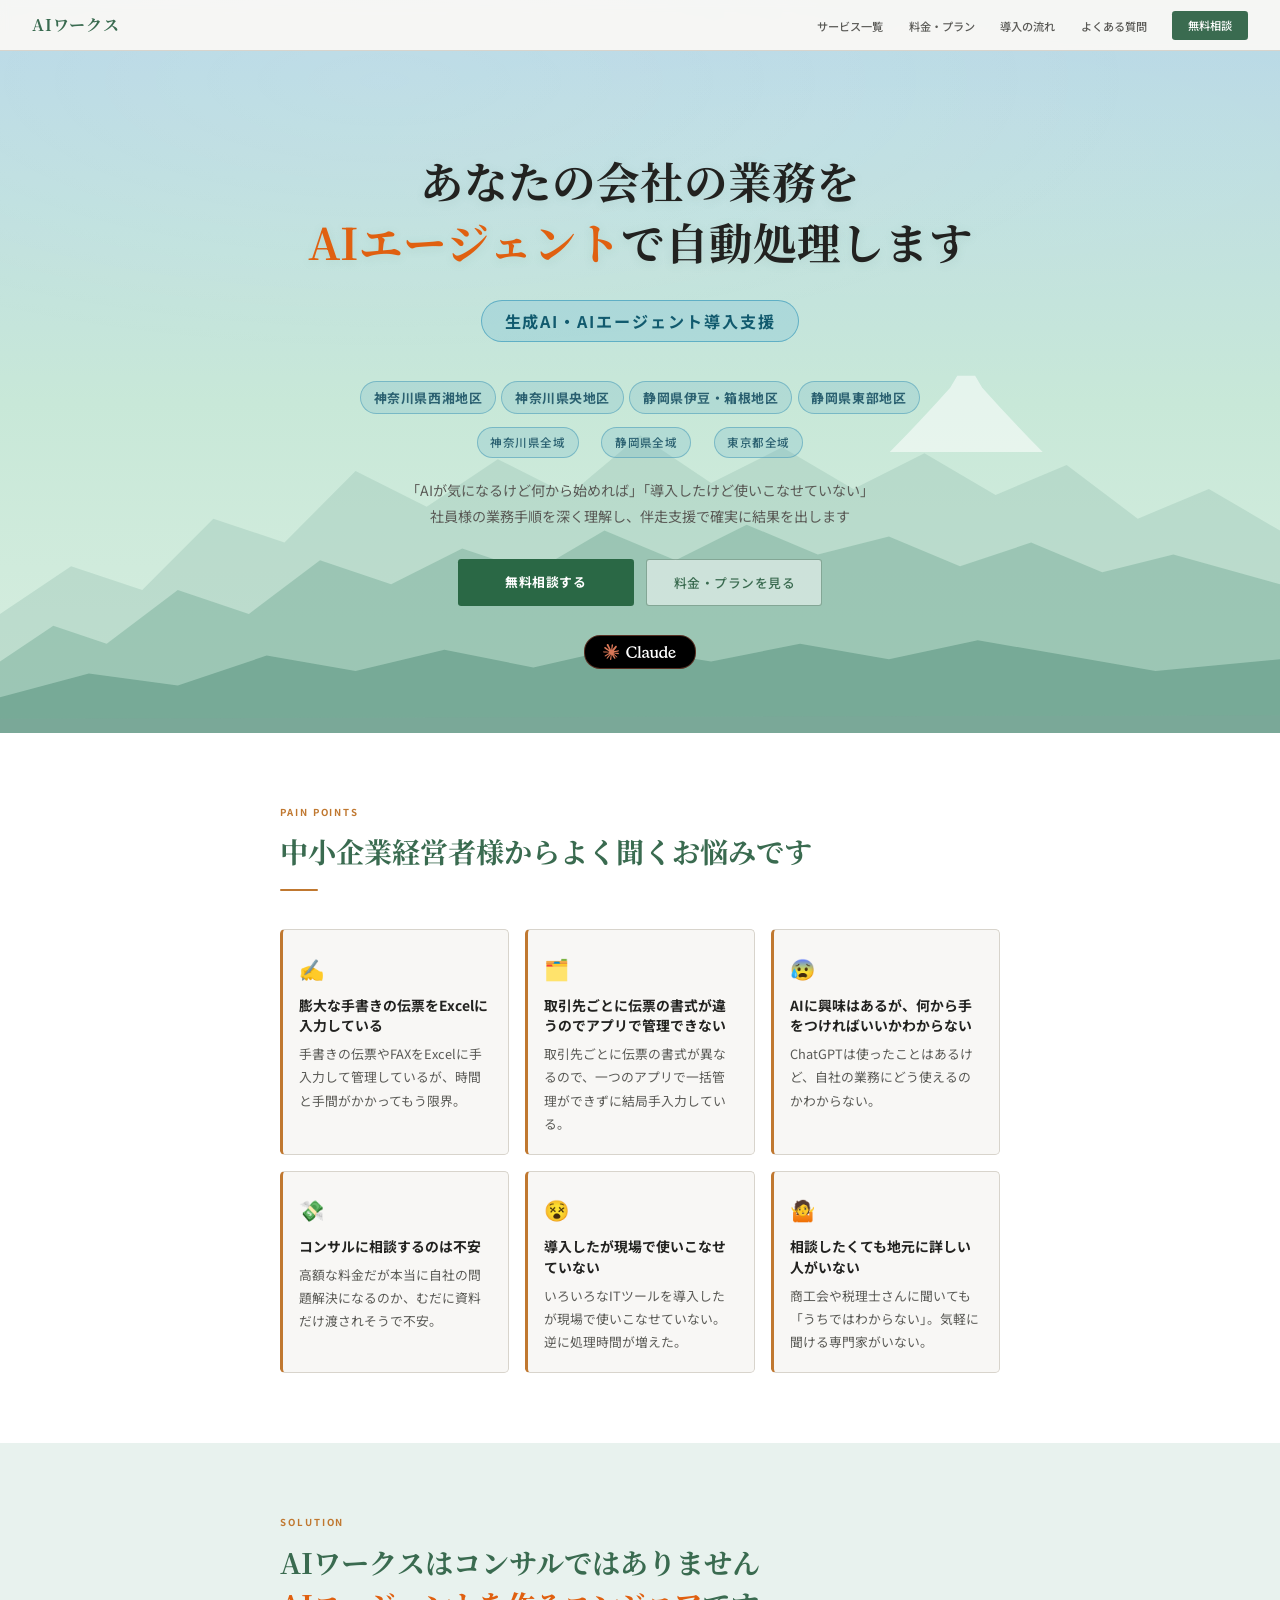
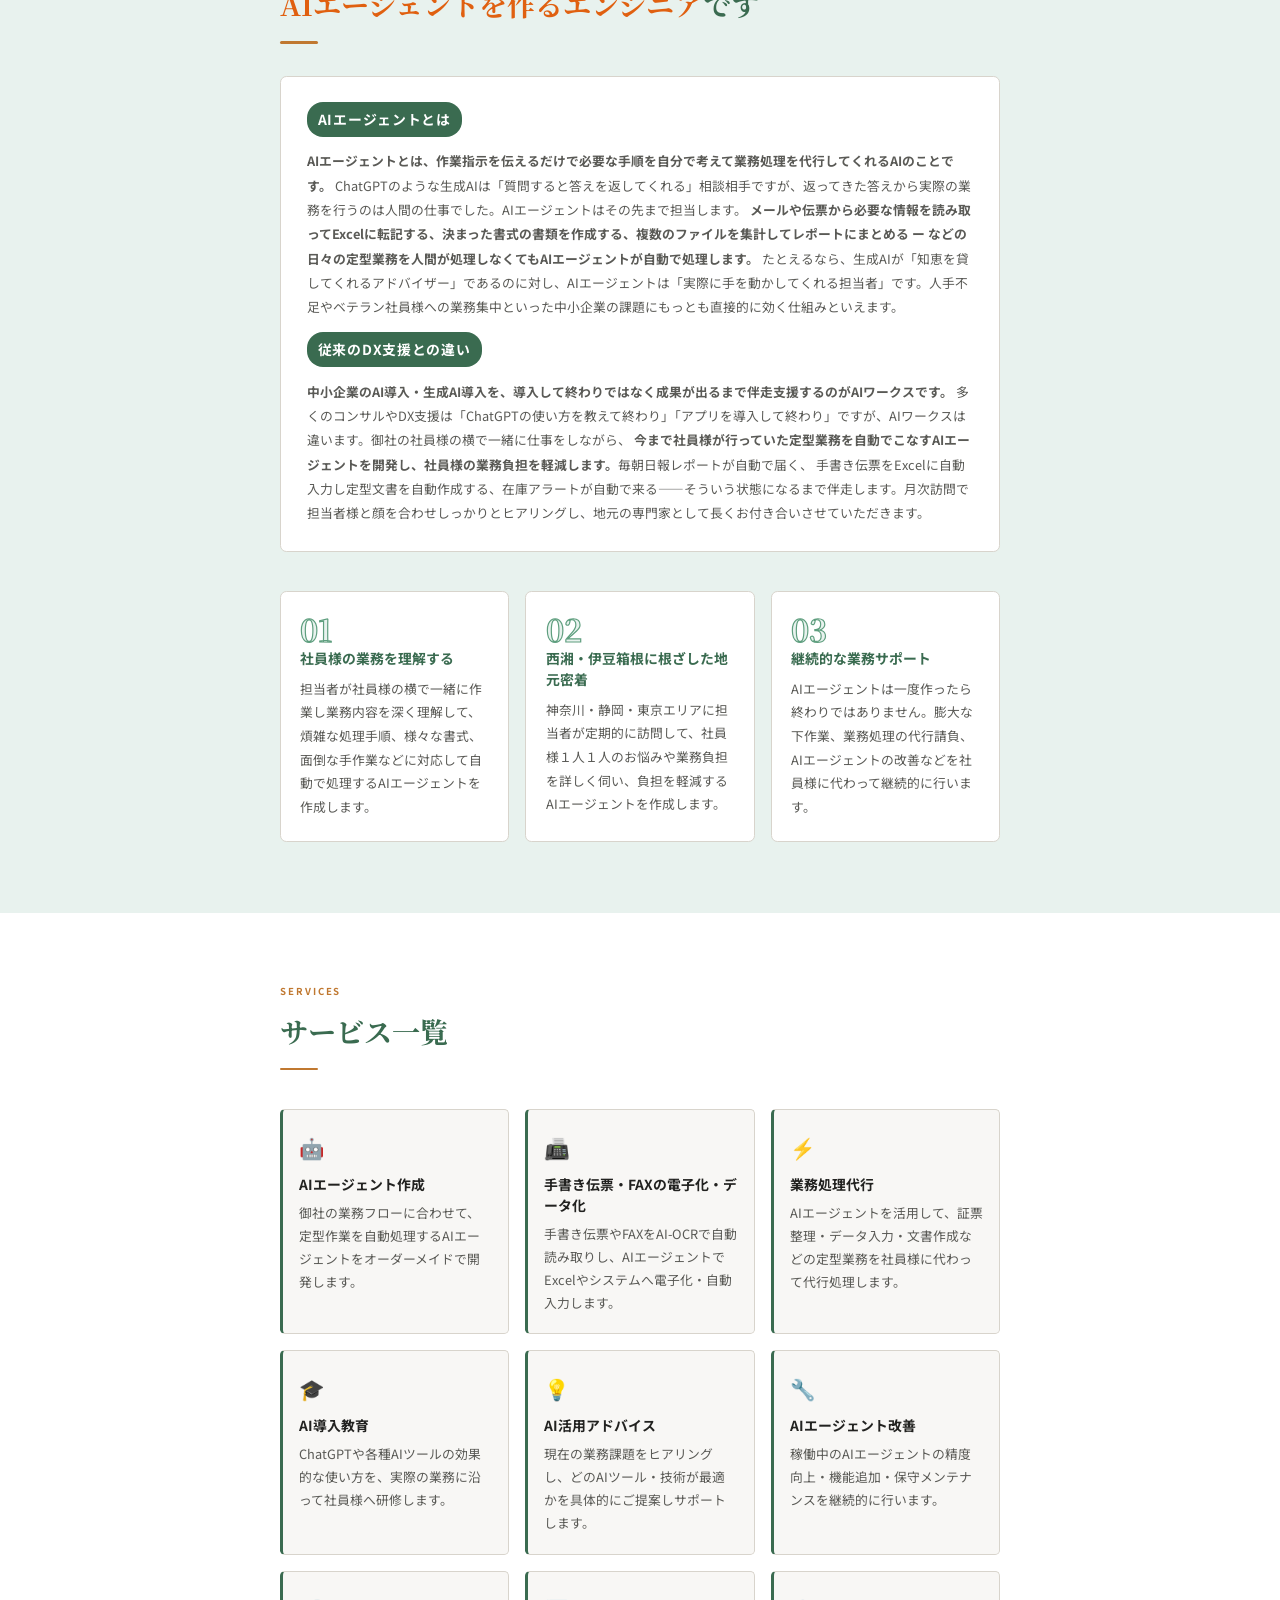
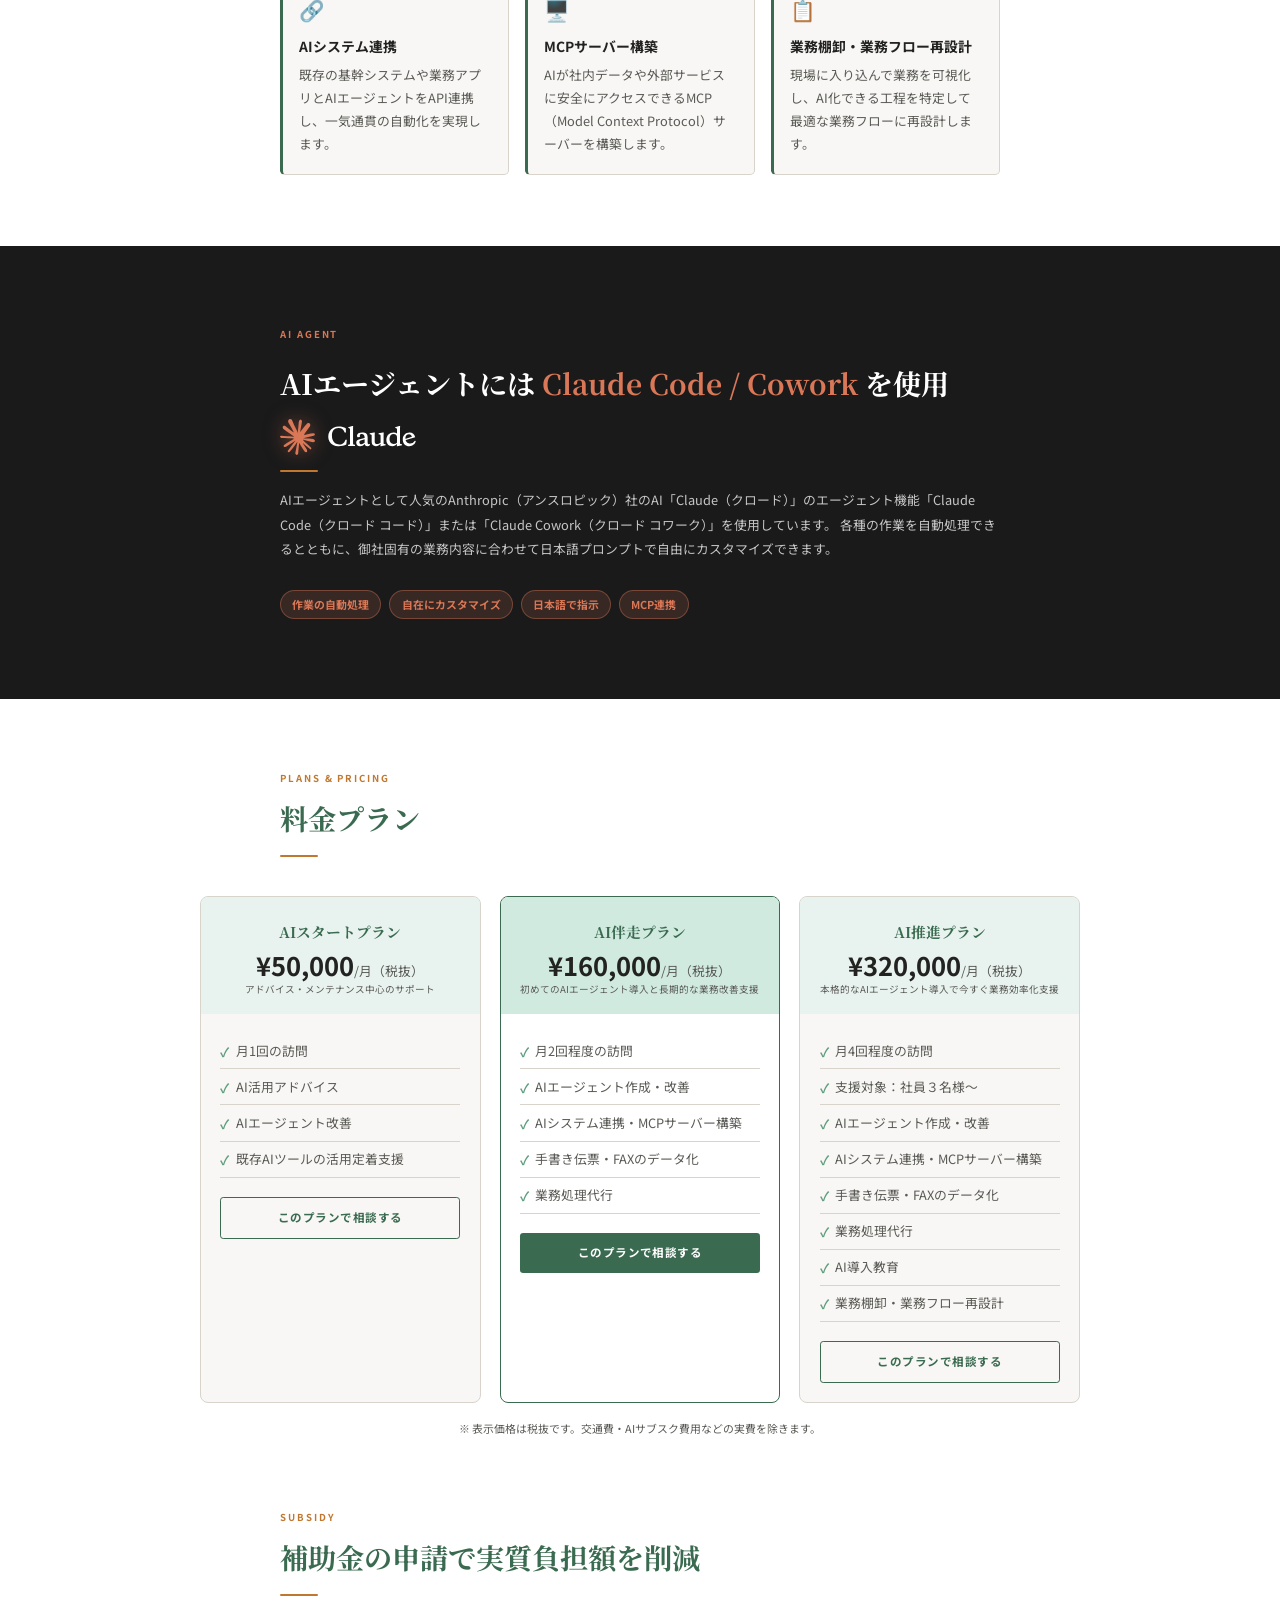
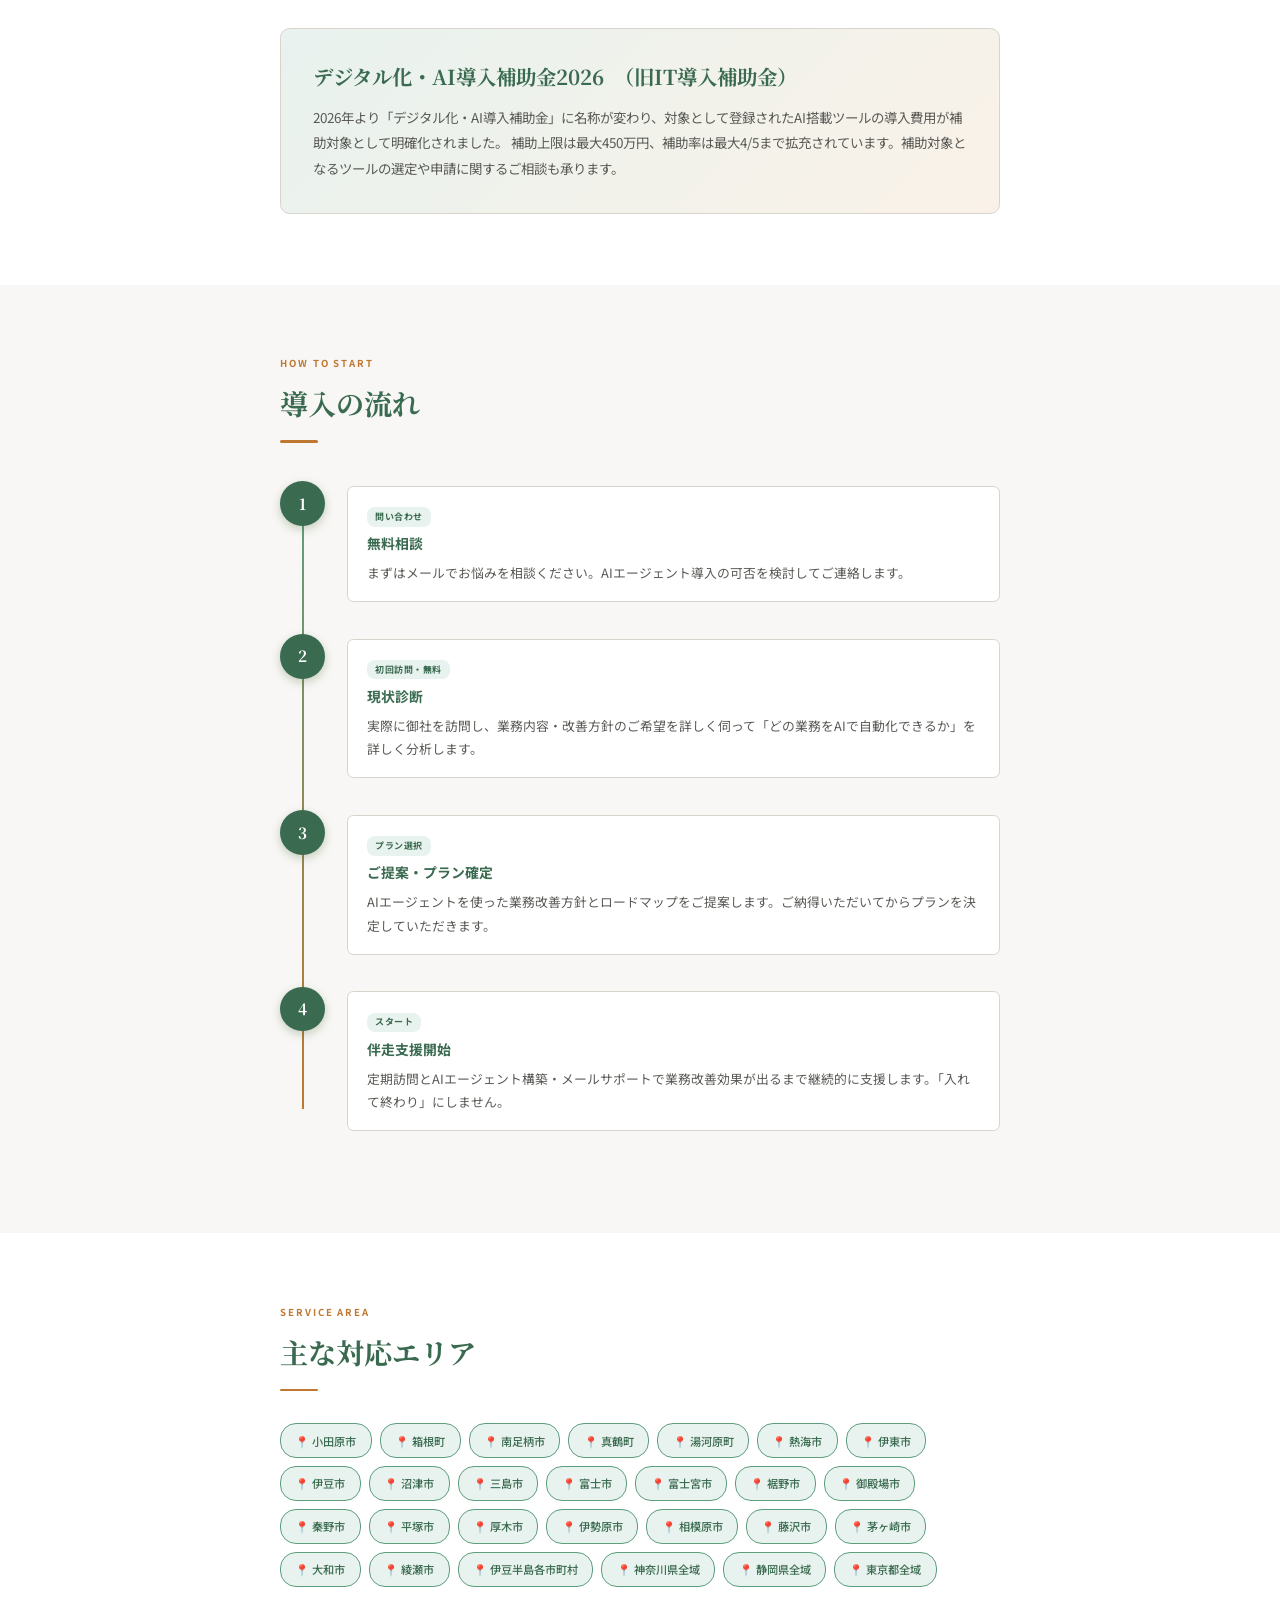
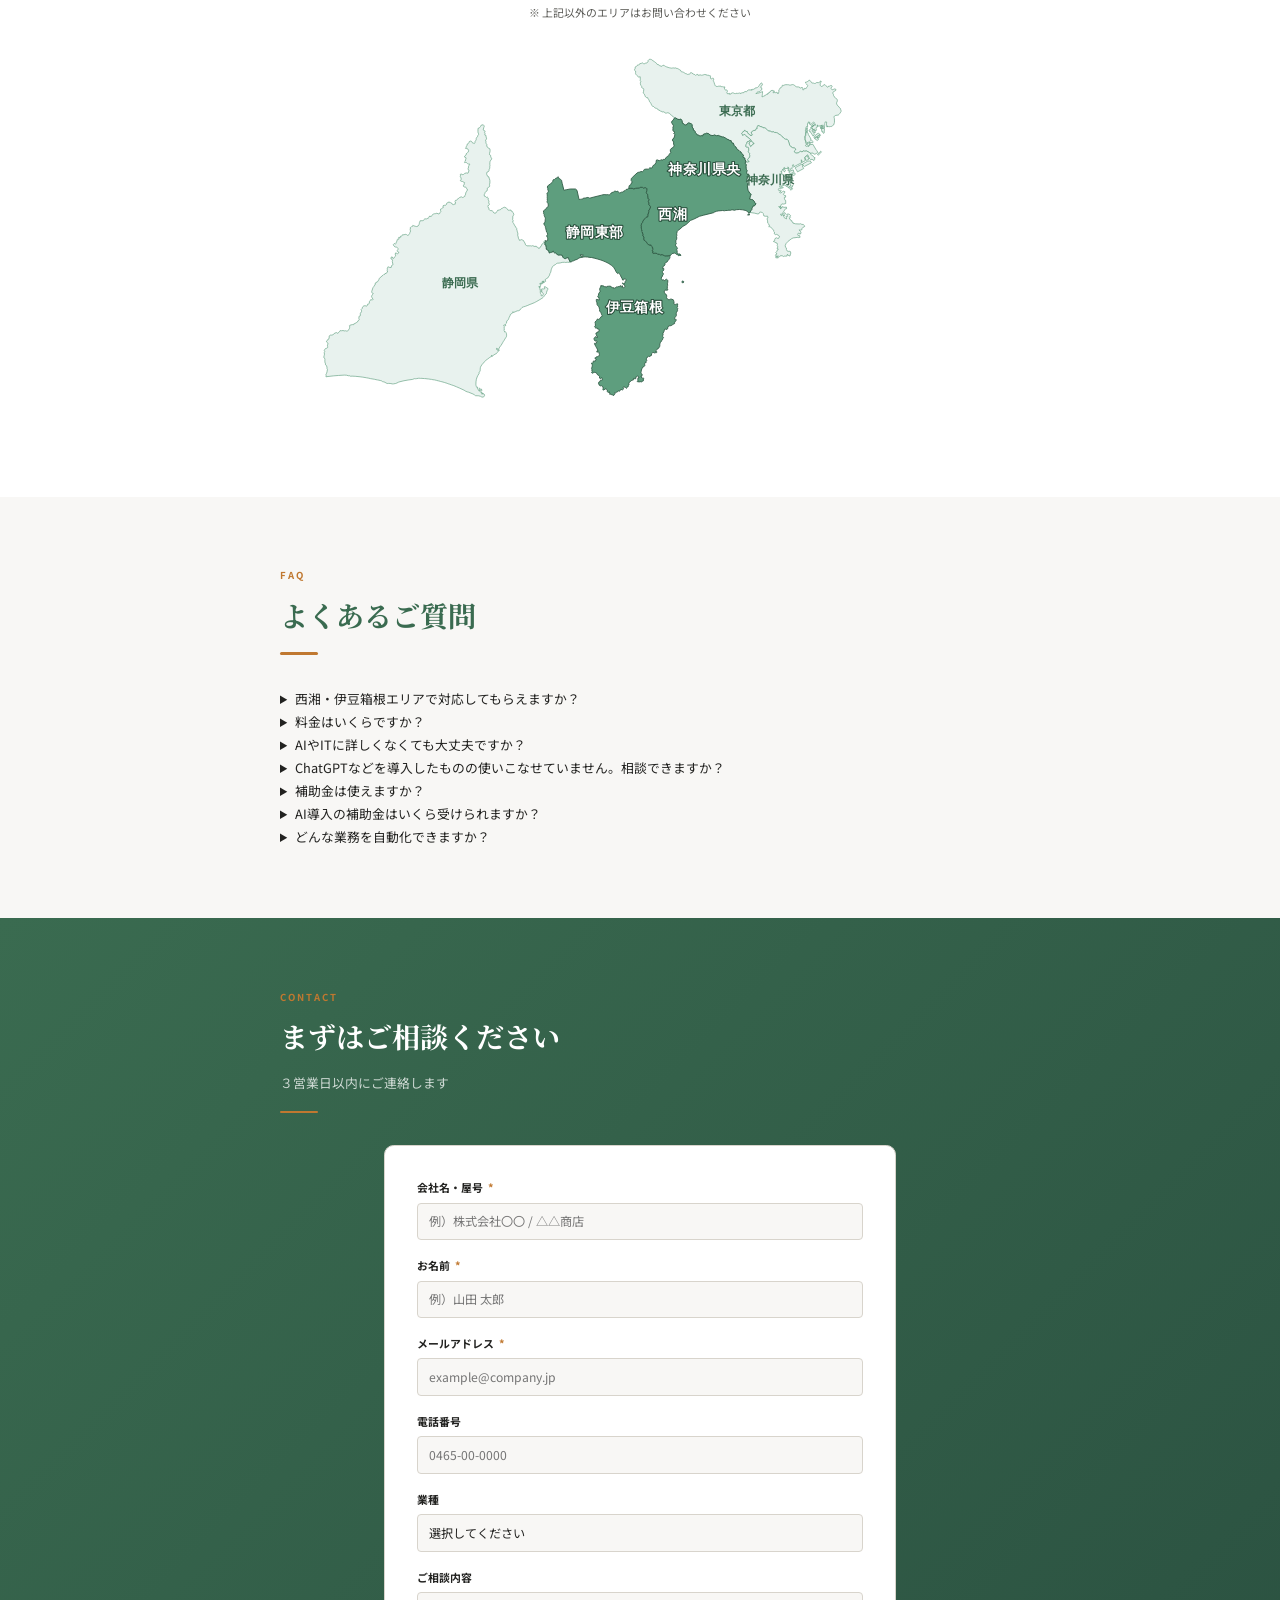
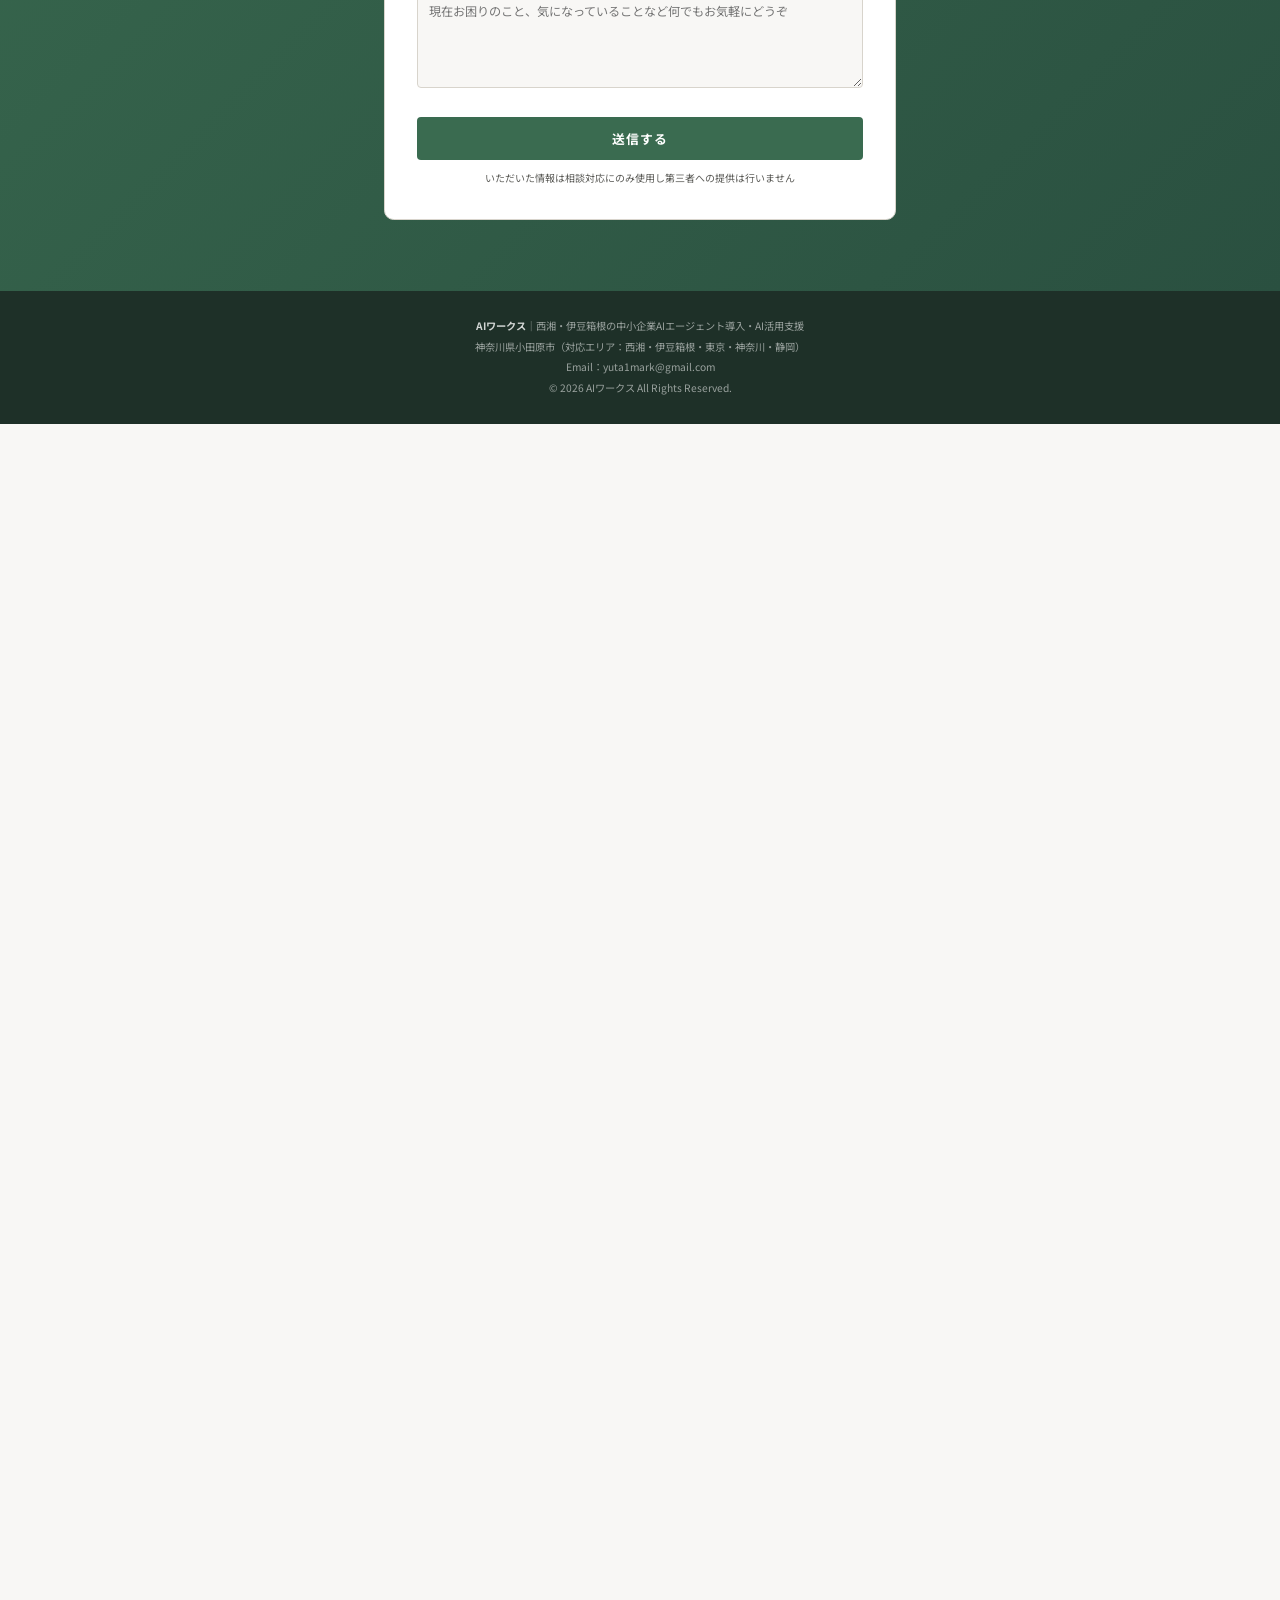
<file: index.html>
<!DOCTYPE html>
<html lang="ja">
<head>
<meta charset="UTF-8">
<meta name="viewport" content="width=device-width, initial-scale=1.0">

<title>生成AI・AIエージェント導入支援｜小田原・神奈川・伊豆箱根の中小企業をサポート｜AIワークス</title>
<meta name="description" content="小田原市から中小企業向けに生成AI・AIエージェントの導入をサポートします。手書き伝票の電子化、業務自動化、AI導入補助金の申請相談も対応。西湘・伊豆箱根・神奈川県央・静岡東部エリア中心。初回相談・訪問診断は無料。">
<meta name="robots" content="index, follow, max-image-preview:large">
<link rel="canonical" href="https://ai-works1.com/">
<meta name="theme-color" content="#3A6B50">
<meta name="format-detection" content="telephone=no">

<!-- Favicon -->
<link rel="icon" href="favicon.ico" sizes="any">
<link rel="icon" type="image/png" sizes="32x32" href="favicon-32x32.png">
<link rel="apple-touch-icon" href="apple-touch-icon.png">

<!-- OGP / SNSシェア -->
<meta property="og:type" content="website">
<meta property="og:site_name" content="AIワークス">
<meta property="og:title" content="生成AI・AIエージェント導入支援｜小田原・神奈川・伊豆箱根の中小企業をサポート｜AIワークス">
<meta property="og:description" content="小田原市から中小企業向けに生成AI・AIエージェントの導入をサポートします。手書き伝票の電子化、業務自動化、AI導入補助金の申請相談も対応。西湘・伊豆箱根・神奈川県央・静岡東部エリア中心。初回相談・訪問診断は無料。">
<meta property="og:url" content="https://ai-works1.com/">
<meta property="og:image" content="https://ai-works1.com/ogp.png">
<meta property="og:locale" content="ja_JP">
<meta name="twitter:card" content="summary_large_image">
<meta name="twitter:title" content="生成AI・AIエージェント導入支援｜小田原・神奈川・伊豆箱根の中小企業をサポート｜AIワークス">
<meta name="twitter:description" content="小田原市から中小企業向けに生成AI・AIエージェントの導入をサポートします。手書き伝票の電子化、業務自動化、AI導入補助金の申請相談も対応。西湘・伊豆箱根・神奈川県央・静岡東部エリア中心。初回相談・訪問診断は無料。">
<meta name="twitter:image" content="https://ai-works1.com/ogp.png">

<script>document.documentElement.classList.add('js');</script>

<!-- 構造化データ） -->
<script type="application/ld+json">
{
  "@context": "https://schema.org",
  "@type": "ProfessionalService",
  "@id": "https://ai-works1.com/#business",
  "name": "AIワークス",
  "description": "小田原・伊豆箱根・神奈川県央・静岡東部エリアの中小企業向けに生成AI・AIエージェントの導入・開発・伴走支援を行うサービス。手書き伝票・FAXの自動データ化、日報レポート自動化、業務処理代行などを地元密着でサポートします。",
  "url": "https://ai-works1.com/",
  "email": "yuta1mark@gmail.com",
  "telephone": "+81-70-8991-7971",
  "priceRange": "¥50,000〜¥320,000",
  "image": "https://ai-works1.com/ogp.png",
  "logo": "https://ai-works1.com/logo.png",
  "address": {
    "@type": "PostalAddress",
    "postalCode": "250-0055",
    "addressRegion": "神奈川県",
    "addressLocality": "小田原市",
    "streetAddress": "久野978-5",
    "addressCountry": "JP"
  },
  "geo": {
    "@type": "GeoCoordinates",
    "latitude": 35.2646,
    "longitude": 139.1522
  },
  "areaServed": [
    { "@type": "City", "name": "小田原市" },
    { "@type": "City", "name": "箱根町" },
    { "@type": "City", "name": "南足柄市" },
    { "@type": "City", "name": "真鶴町" },
    { "@type": "City", "name": "湯河原町" },
    { "@type": "City", "name": "熱海市" },
    { "@type": "City", "name": "伊東市" },
    { "@type": "City", "name": "伊豆市" },
    { "@type": "City", "name": "沼津市" },
    { "@type": "City", "name": "三島市" },
    { "@type": "City", "name": "秦野市" },
    { "@type": "City", "name": "平塚市" },
    { "@type": "City", "name": "厚木市" },
    { "@type": "City", "name": "伊勢原市" },
    { "@type": "City", "name": "相模原市" },
    { "@type": "City", "name": "藤沢市" },
    { "@type": "City", "name": "茅ヶ崎市" },
    { "@type": "City", "name": "大和市" },
    { "@type": "City", "name": "綾瀬市" },
    { "@type": "City", "name": "御殿場市" },
    { "@type": "City", "name": "裾野市" },
    { "@type": "City", "name": "富士市" },
    { "@type": "City", "name": "富士宮市" },
    { "@type": "AdministrativeArea", "name": "神奈川県" },
    { "@type": "AdministrativeArea", "name": "静岡県" },
    { "@type": "AdministrativeArea", "name": "東京都" },
    { "@type": "AdministrativeArea", "name": "伊豆半島各市町村" }

  ],
  "knowsAbout": ["AIエージェント導入", "生成AI導入", "生成AI活用", "AI導入支援", "業務自動処理", "手書き伝票処理", "DX支援", "MCPサーバー構築", "FAX処理", "業務処理代行", "AI導入教育", "業務フロー再設計"],
  "hasOfferCatalog": {
    "@type": "OfferCatalog",
    "name": "料金プラン",
    "itemListElement": [
      {
        "@type": "Offer",
        "name": "AIスタートプラン",
        "priceCurrency": "JPY",
        "price": "50000",
        "description": "月1回の訪問。AI活用アドバイス・AIエージェント改善・既存AIツールの活用定着支援。",
        "priceSpecification": { "@type": "UnitPriceSpecification", "price": "50000", "priceCurrency": "JPY", "unitText": "月額" }
      },
      {
        "@type": "Offer",
        "name": "AI伴走プラン",
        "priceCurrency": "JPY",
        "price": "160000",
        "description": "月2回程度の訪問。AIエージェント作成・改善、システム連携・MCPサーバー構築、手書き伝票・FAXのデータ化、業務処理代行。",
        "priceSpecification": { "@type": "UnitPriceSpecification", "price": "160000", "priceCurrency": "JPY", "unitText": "月額" }
      },
      {
        "@type": "Offer",
        "name": "AI推進プラン",
        "priceCurrency": "JPY",
        "price": "320000",
        "description": "月4回程度の訪問。AIエージェント作成・改善、システム連携・MCPサーバー構築、データ化、業務処理代行、AI導入教育、業務棚卸・業務フロー再設計。",
        "priceSpecification": { "@type": "UnitPriceSpecification", "price": "320000", "priceCurrency": "JPY", "unitText": "月額" }
      }
    ]
  }
}
</script>

<!-- 構造化データ：FAQ -->
<script type="application/ld+json">
{
  "@context": "https://schema.org",
  "@type": "FAQPage",
  "mainEntity": [
    {
      "@type": "Question",
      "name": "西湘・伊豆箱根エリアで対応してもらえますか？",
      "acceptedAnswer": { "@type": "Answer", "text": "はい。小田原市・箱根町・南足柄市・真鶴町・湯河原町・熱海市・伊東市・伊豆市・沼津市・三島市などの西湘〜伊豆箱根地区を中心に、厚木市・伊勢原市・相模原市・藤沢市・茅ヶ崎市・大和市・綾瀬市などの神奈川県央・湘南エリアも含め、神奈川県・静岡県・東京都全域まで訪問で対応しています。" }
    },
    {
      "@type": "Question",
      "name": "料金はいくらですか？",
      "acceptedAnswer": { "@type": "Answer", "text": "月額5万円のAIスタートプラン、月額16万円のAI伴走プラン、月額32万円のAI推進プランの3プランです。初回のメール相談と初回訪問による現状診断は無料です。交通費・AIサブスク費用などの実費は別途となります。" }
    },
    {
      "@type": "Question",
      "name": "AIやITに詳しくなくても大丈夫ですか？",
      "acceptedAnswer": { "@type": "Answer", "text": "問題ありません。担当者が社員様の横で一緒に作業しながら業務を理解し、負担を軽減するAIエージェントを作成します。専門用語ではなく、実際の業務に沿って進めます。" }
    },
    {
      "@type": "Question",
      "name": "ChatGPTなどを導入したものの使いこなせていません。相談できますか？",
      "acceptedAnswer": { "@type": "Answer", "text": "はい。既存のAIツールが定着せず処理時間が増えてしまったケースこそ得意分野です。実際の業務に合わせた使い方の定着支援や、必要に応じた自動化の作り込みを行います。" }
    },
    {
      "@type": "Question",
      "name": "補助金は使えますか？",
      "acceptedAnswer": { "@type": "Answer", "text": "国の「デジタル化・AI導入補助金2026」では、対象として登録されたAI搭載ツールの導入費用が補助対象になります。補助対象となるツールの選定や申請のご相談も承ります。補助対象・補助率は申請枠や導入ツールにより異なります。" }
    },
    {
      "@type": "Question",
      "name": "AI導入の補助金はいくら受けられますか？",
      "acceptedAnswer": { "@type": "Answer", "text": "「デジタル化・AI導入補助金2026」では、補助上限は最大450万円、補助率は最大4/5まで拡充されています。実際に受けられる金額は事業規模・申請枠・導入するツールにより異なるため、御社の状況に合わせた補助対象ツールの選定から申請サポートまで承ります。" }
    },
    {
      "@type": "Question",
      "name": "どんな業務を自動化できますか？",
      "acceptedAnswer": { "@type": "Answer", "text": "手書き伝票やFAXのデータ化、Excelへの自動入力、定型文書の自動作成、毎朝の日報レポート自動配信、在庫アラート、問い合わせ・電話対応の自動化など、定型業務を中心に幅広く対応します。" }
    }
  ]
}
</script>

<link rel="preconnect" href="https://fonts.googleapis.com">
<link rel="preconnect" href="https://fonts.gstatic.com" crossorigin>
<link href="https://fonts.googleapis.com/css2?family=Noto+Sans+JP:wght@400;500;700&family=Noto+Serif+JP:wght@700&display=swap" rel="stylesheet">
<link rel="stylesheet" href="aiworks_lp.css?v=20260725f">
</head>
<body>

<!-- HEADER -->
<header>
  <a href="#" class="logo">AI<span>ワークス</span></a>
  <nav>
    <a href="#services">サービス一覧</a>
    <a href="#plans">料金・プラン</a>
    <a href="#steps">導入の流れ</a>
    <a href="#faq">よくある質問</a>
    <a href="#contact" class="nav-cta">無料相談</a>
  </nav>
</header>

<main>

<!-- HERO -->
<section class="hero">
  <div class="hero-stars"></div>

  <img class="hero-mountain" src="hero-mountain.svg" alt="">

  <div class="hero-content">
    <h1>
      あなたの会社の業務を<br>
      <em>AIエージェント</em>で自動処理します
    </h1>
    <div class="hero-eyebrow">
      <div class="hero-eyebrow-title">生成AI・AIエージェント導入支援</div>
      <div class="hero-eyebrow-areas">
        <div class="hero-eyebrow-areas-row">
          <span class="strong">神奈川県西湘地区</span>
          <span class="strong">神奈川県央地区</span>
          <span class="strong">静岡県伊豆・箱根地区</span>
          <span class="strong">静岡県東部地区</span>
        </div>
        <div class="hero-eyebrow-areas-row hero-eyebrow-areas-row--sub">
          <span>神奈川県全域</span>
          <span>静岡県全域</span>
          <span>東京都全域</span>
        </div>
      </div>
    </div>
    <p class="hero-sub">
      「AIが気になるけど何から始めれば」「導入したけど使いこなせていない」<br>
      社員様の業務手順を深く理解し、伴走支援で確実に結果を出します
    </p>
    <div class="hero-btns">
      <a href="#contact" class="btn-primary">無料相談する</a>
      <a href="#plans" class="btn-ghost">料金・プランを見る</a>
    </div>
    <div class="hero-claude-badge">
      <img class="hero-claude-icon" src="claude-icon.svg" alt="" aria-hidden="true">
      <img class="hero-claude-text" src="claude-text.svg" alt="Claude" aria-hidden="true">
    </div>
  </div>
</section>

<!-- PAIN -->
<section class="pain">
  <div class="container">
    <div class="fade-in">
      <div class="section-label">PAIN POINTS</div>
      <h2 class="section-title">中小企業経営者様からよく聞くお悩みです</h2>
      <div class="divider"></div>
    </div>
    <div class="pain-grid">
      <div class="pain-card fade-in">
        <span class="icon">✍️</span>
        <h3>膨大な手書きの伝票をExcelに入力している</h3>
        <p>手書きの伝票やFAXをExcelに手入力して管理しているが、時間と手間がかかってもう限界。</p>
      </div>
      <div class="pain-card fade-in">
        <span class="icon">🗂️</span>
        <h3>取引先ごとに伝票の書式が違うのでアプリで管理できない</h3>
        <p>取引先ごとに伝票の書式が異なるので、一つのアプリで一括管理ができずに結局手入力している。</p>
      </div>
      <div class="pain-card fade-in">
        <span class="icon">😰</span>
        <h3>AIに興味はあるが、何から手をつければいいかわからない</h3>
        <p>ChatGPTは使ったことはあるけど、自社の業務にどう使えるのかわからない。</p>
      </div>
      <div class="pain-card fade-in">
        <span class="icon">💸</span>
        <h3>コンサルに相談するのは不安</h3>
        <p>高額な料金だが本当に自社の問題解決になるのか、むだに資料だけ渡されそうで不安。</p>
      </div>
      <div class="pain-card fade-in">
        <span class="icon">😵</span>
        <h3>導入したが現場で使いこなせていない</h3>
        <p>いろいろなITツールを導入したが現場で使いこなせていない。逆に処理時間が増えた。</p>
      </div>
      <div class="pain-card fade-in">
        <span class="icon">🤷</span>
        <h3>相談したくても地元に詳しい人がいない</h3>
        <p>商工会や税理士さんに聞いても「うちではわからない」。気軽に聞ける専門家がいない。</p>
      </div>
    </div>
  </div>
</section>

<!-- SOLUTION -->
<section class="solution">
  <div class="container">
    <div class="fade-in">
      <div class="section-label">SOLUTION</div>
      <h2 class="section-title">AIワークスはコンサルではありません<br><em>AIエージェントを作るエンジニア</em>です</h2>
      <div class="divider"></div>
    </div>
    <div class="solution-intro fade-in">
      <div class="badge"> AIエージェントとは </div>
      <p>
        <strong>AIエージェントとは、作業指示を伝えるだけで必要な手順を自分で考えて業務処理を代行してくれるAIのことです。</strong>
        ChatGPTのような生成AIは「質問すると答えを返してくれる」相談相手ですが、返ってきた答えから実際の業務を行うのは人間の仕事でした。AIエージェントはその先まで担当します。
        <strong>メールや伝票から必要な情報を読み取ってExcelに転記する、決まった書式の書類を作成する、複数のファイルを集計してレポートにまとめる ー などの日々の定型業務を人間が処理しなくてもAIエージェントが自動で処理します。</strong>
        たとえるなら、生成AIが「知恵を貸してくれるアドバイザー」であるのに対し、AIエージェントは「実際に手を動かしてくれる担当者」です。人手不足やベテラン社員様への業務集中といった中小企業の課題にもっとも直接的に効く仕組みといえます。
      </p>
      <div class="badge"> 従来のDX支援との違い </div>
      <p>
        <strong>中小企業のAI導入・生成AI導入を、導入して終わりではなく成果が出るまで伴走支援するのがAIワークスです。</strong>
        多くのコンサルやDX支援は「ChatGPTの使い方を教えて終わり」「アプリを導入して終わり」ですが、AIワークスは違います。御社の社員様の横で一緒に仕事をしながら、
        <strong>今まで社員様が行っていた定型業務を自動でこなすAIエージェントを開発し、社員様の業務負担を軽減します。</strong>毎朝日報レポートが自動で届く、
        手書き伝票をExcelに自動入力し定型文書を自動作成する、在庫アラートが自動で来る——そういう状態になるまで伴走します。月次訪問で担当者様と顔を合わせしっかりとヒアリングし、地元の専門家として長くお付き合いさせていただきます。
      </p>
    </div>

    <div class="why-grid" id="why">
      <div class="why-card fade-in">
        <div class="why-num">01</div>
        <h3>社員様の業務を理解する</h3>
        <p>担当者が社員様の横で一緒に作業し業務内容を深く理解して、煩雑な処理手順、様々な書式、面倒な手作業などに対応して自動で処理するAIエージェントを作成します。</p>
      </div>
      <div class="why-card fade-in">
        <div class="why-num">02</div>
        <h3>西湘・伊豆箱根に根ざした地元密着</h3>
        <p>神奈川・静岡・東京エリアに担当者が定期的に訪問して、社員様１人１人のお悩みや業務負担を詳しく伺い、負担を軽減するAIエージェントを作成します。</p>
      </div>
      <div class="why-card fade-in">
        <div class="why-num">03</div>
        <h3>継続的な業務サポート</h3>
        <p>AIエージェントは一度作ったら終わりではありません。膨大な下作業、業務処理の代行請負、AIエージェントの改善などを社員様に代わって継続的に行います。</p>
      </div>
    </div>
  </div>
</section>

<!-- SERVICES -->
<section class="services" id="services">
  <div class="container">
    <div class="fade-in">
      <div class="section-label">SERVICES</div>
      <h2 class="section-title">サービス一覧</h2>
      <div class="divider"></div>
    </div>
    <div class="services-grid">
      <div class="service-card fade-in">
        <span class="service-icon">🤖</span>
        <h3>AIエージェント作成</h3>
        <p>御社の業務フローに合わせて、定型作業を自動処理するAIエージェントをオーダーメイドで開発します。</p>
      </div>
      <div class="service-card fade-in">
        <span class="service-icon">📠</span>
        <h3>手書き伝票・FAXの電子化・データ化</h3>
        <p>手書き伝票やFAXをAI-OCRで自動読み取りし、AIエージェントでExcelやシステムへ電子化・自動入力します。</p>
      </div>
      <div class="service-card fade-in">
        <span class="service-icon">⚡</span>
        <h3>業務処理代行</h3>
        <p>AIエージェントを活用して、証票整理・データ入力・文書作成などの定型業務を社員様に代わって代行処理します。</p>
      </div>
      <div class="service-card fade-in">
        <span class="service-icon">🎓</span>
        <h3>AI導入教育</h3>
        <p>ChatGPTや各種AIツールの効果的な使い方を、実際の業務に沿って社員様へ研修します。</p>
      </div>
      <div class="service-card fade-in">
        <span class="service-icon">💡</span>
        <h3>AI活用アドバイス</h3>
        <p>現在の業務課題をヒアリングし、どのAIツール・技術が最適かを具体的にご提案しサポートします。</p>
      </div>
      <div class="service-card fade-in">
        <span class="service-icon">🔧</span>
        <h3>AIエージェント改善</h3>
        <p>稼働中のAIエージェントの精度向上・機能追加・保守メンテナンスを継続的に行います。</p>
      </div>
      <div class="service-card fade-in">
        <span class="service-icon">🔗</span>
        <h3>AIシステム連携</h3>
        <p>既存の基幹システムや業務アプリとAIエージェントをAPI連携し、一気通貫の自動化を実現します。</p>
      </div>
      <div class="service-card fade-in">
        <span class="service-icon">🖥️</span>
        <h3>MCPサーバー構築</h3>
        <p>AIが社内データや外部サービスに安全にアクセスできるMCP（Model Context Protocol）サーバーを構築します。</p>
      </div>
      <div class="service-card fade-in">
        <span class="service-icon">📋</span>
        <h3>業務棚卸・業務フロー再設計</h3>
        <p>現場に入り込んで業務を可視化し、AI化できる工程を特定して最適な業務フローに再設計します。</p>
      </div>

    </div>
  </div>
</section>

<!-- CLAUDE -->
<section class="claude-section">
  <div class="container">
    <div class="claude-inner fade-in">
      <div class="section-label">AI Agent</div>
      <div class="claude-logo-col">
        <h2 class="section-title">AIエージェントには<em> Claude Code / Cowork</em> を使用</h2>
        <div class="claude-combine">
          <img class="claude-icon-svg" src="claude-icon.svg" alt="Claude">
          <img class="claude-text-svg" src="claude-text.svg" alt="Claude Code" aria-hidden="true">
        </div>
      </div>
      <div class="divider"></div>
      <p class="claude-desc">AIエージェントとして人気のAnthropic（アンスロピック）社のAI「Claude（クロード）」のエージェント機能「Claude Code（クロード コード）」または「Claude Cowork（クロード コワーク）」を使用しています。
        各種の作業を自動処理できるとともに、御社固有の業務内容に合わせて日本語プロンプトで自由にカスタマイズできます。</p>
      <div class="claude-badges">
        <span class="claude-badge">作業の自動処理</span>
        <span class="claude-badge">自在にカスタマイズ</span>
        <span class="claude-badge">日本語で指示</span>
        <span class="claude-badge">MCP連携</span>
      </div>
    </div>
  </div>
</section>

<!-- PLANS -->
<section class="plans" id="plans">
  <div class="container-wide">
    <div class="fade-in" style="max-width:900px;margin:0 auto 0;">
      <div class="section-label">PLANS &amp; PRICING</div>
      <h2 class="section-title">料金プラン</h2>
      <div class="divider"></div>
    </div>

    <div class="plans-grid">
      <!-- スタートプラン -->
      <div class="plan-card fade-in">
        <div class="plan-header">
          <div class="plan-name">AIスタートプラン</div>
          <div class="plan-price">¥50,000<span>/月（税抜）</span></div>
          <div class="plan-note">アドバイス・メンテナンス中心のサポート</div>
        </div>
        <div class="plan-body">
          <ul>
            <li>月1回の訪問</li>
            <li>AI活用アドバイス</li>
            <li>AIエージェント改善</li>
            <li>既存AIツールの活用定着支援</li>
          </ul>
          <a href="#contact" class="btn-plan btn-plan-ghost">このプランで相談する</a>
        </div>
      </div>

      <!-- 伴走プラン（主力・featured） -->
      <div class="plan-card featured fade-in">
        <div class="plan-header">
          <div class="plan-name">AI伴走プラン</div>
          <div class="plan-price">¥160,000<span>/月（税抜）</span></div>
          <div class="plan-note">初めてのAIエージェント導入と長期的な業務改善支援</div>
        </div>
        <div class="plan-body">
          <ul>
            <li>月2回程度の訪問</li>
            <li>AIエージェント作成・改善</li>
            <li>AIシステム連携・MCPサーバー構築</li>
            <li>手書き伝票・FAXのデータ化</li>
            <li>業務処理代行</li>
          </ul>
          <a href="#contact" class="btn-plan btn-plan-solid">このプランで相談する</a>
        </div>
      </div>

      <!-- 推進プラン -->
      <div class="plan-card fade-in">
        <div class="plan-header">
          <div class="plan-name">AI推進プラン</div>
          <div class="plan-price">¥320,000<span>/月（税抜）</span></div>
          <div class="plan-note">本格的なAIエージェント導入で今すぐ業務効率化支援</div>
        </div>
        <div class="plan-body">
          <ul>
            <li>月4回程度の訪問</li>
            <li>支援対象：社員３名様～</li>
            <li>AIエージェント作成・改善</li>
            <li>AIシステム連携・MCPサーバー構築</li>
            <li>手書き伝票・FAXのデータ化</li>
            <li>業務処理代行</li>
            <li>AI導入教育</li>
            <li>業務棚卸・業務フロー再設計</li>
          </ul>
          <a href="#contact" class="btn-plan btn-plan-ghost">このプランで相談する</a>
        </div>
      </div>

    </div>

    <p class="area-note fade-in">
      ※ 表示価格は税抜です。交通費・AIサブスク費用などの実費を除きます。
    </p>

  </div>
</section>

<!-- SUBSIDY -->
<section class="subsidy">
  <div class="container">
    <div class="fade-in">
      <div class="section-label">SUBSIDY</div>
      <h2 class="section-title">補助金の申請で実質負担額を削減</h2>
      <div class="divider"></div>
    </div>
    <div class="subsidy-box fade-in">
      <div>
        <h3>デジタル化・AI導入補助金2026　（旧IT導入補助金）</h3>
        <p>
          2026年より「デジタル化・AI導入補助金」に名称が変わり、対象として登録されたAI搭載ツールの導入費用が補助対象として明確化されました。
          補助上限は最大450万円、補助率は最大4/5まで拡充されています。補助対象となるツールの選定や申請に関するご相談も承ります。
        </p>
      </div>
    </div>
  </div>
</section>

<!-- STEPS -->
<section class="steps" id="steps">
  <div class="container">
    <div class="fade-in">
      <div class="section-label">HOW TO START</div>
      <h2 class="section-title">導入の流れ</h2>
      <div class="divider"></div>
    </div>
    <div class="steps-list">
      <div class="step-item fade-in">
        <div class="step-circle">1</div>
        <div class="step-body">
          <div class="step-tag">問い合わせ</div>
          <h3>無料相談</h3>
          <p>まずはメールでお悩みを相談ください。AIエージェント導入の可否を検討してご連絡します。</p>
        </div>
      </div>
      <div class="step-item fade-in">
        <div class="step-circle">2</div>
        <div class="step-body">
          <div class="step-tag">初回訪問・無料</div>
          <h3>現状診断</h3>
          <p>実際に御社を訪問し、業務内容・改善方針のご希望を詳しく伺って「どの業務をAIで自動化できるか」を詳しく分析します。</p>
        </div>
      </div>
      <div class="step-item fade-in">
        <div class="step-circle">3</div>
        <div class="step-body">
          <div class="step-tag">プラン選択</div>
          <h3>ご提案・プラン確定</h3>
          <p>AIエージェントを使った業務改善方針とロードマップをご提案します。ご納得いただいてからプランを決定していただきます。</p>
        </div>
      </div>
      <div class="step-item fade-in">
        <div class="step-circle">4</div>
        <div class="step-body">
          <div class="step-tag">スタート</div>
          <h3>伴走支援開始</h3>
          <p>定期訪問とAIエージェント構築・メールサポートで業務改善効果が出るまで継続的に支援します。「入れて終わり」にしません。</p>
        </div>
      </div>
    </div>
  </div>
</section>

<!-- AREA -->
<section class="area" id="areas">
  <div class="container">
    <div class="fade-in">
      <div class="section-label">SERVICE AREA</div>
      <h2 class="section-title">主な対応エリア</h2>
      <div class="divider"></div>
    </div>
    <div class="area-tags fade-in">
      <span class="area-tag">📍 小田原市</span>
      <span class="area-tag">📍 箱根町</span>
      <span class="area-tag">📍 南足柄市</span>
      <span class="area-tag">📍 真鶴町</span>
      <span class="area-tag">📍 湯河原町</span>
      <span class="area-tag">📍 熱海市</span>
      <span class="area-tag">📍 伊東市</span>
      <span class="area-tag">📍 伊豆市</span>
      <span class="area-tag">📍 沼津市</span>
      <span class="area-tag">📍 三島市</span>
      <span class="area-tag">📍 富士市</span>
      <span class="area-tag">📍 富士宮市</span>
      <span class="area-tag">📍 裾野市</span>
      <span class="area-tag">📍 御殿場市</span>
      <span class="area-tag">📍 秦野市</span>
      <span class="area-tag">📍 平塚市</span>
      <span class="area-tag">📍 厚木市</span>
      <span class="area-tag">📍 伊勢原市</span>
      <span class="area-tag">📍 相模原市</span>
      <span class="area-tag">📍 藤沢市</span>
      <span class="area-tag">📍 茅ヶ崎市</span>
      <span class="area-tag">📍 大和市</span>
      <span class="area-tag">📍 綾瀬市</span>
      <span class="area-tag">📍 伊豆半島各市町村</span>
      <span class="area-tag">📍 神奈川県全域</span>
      <span class="area-tag">📍 静岡県全域</span>
      <span class="area-tag">📍 東京都全域</span>
    </div>
    <p class="area-note fade-in">
      ※ 上記以外のエリアはお問い合わせください
    </p>
    <figure class="area-map fade-in">
      <img src="map.svg?v=20260725d" width="1180" height="811" loading="lazy" decoding="async"
           alt="対応エリアマップ：伊豆箱根・静岡東部・西湘・神奈川県央を中心に、静岡県・神奈川県・東京都全域に対応">
    </figure>
  </div>
</section>

<!-- FAQ -->
<section class="faq" id="faq">
  <div class="container">
    <div class="fade-in">
      <div class="section-label">FAQ</div>
      <h2 class="section-title">よくあるご質問</h2>
      <div class="divider"></div>
    </div>
    <div class="faq-list fade-in">
      <details class="faq-item">
        <summary>西湘・伊豆箱根エリアで対応してもらえますか？</summary>
        <div class="faq-a">はい。小田原市・箱根町・南足柄市・真鶴町・湯河原町・熱海市・伊東市・伊豆市・沼津市・三島市などの西湘〜伊豆箱根地区を中心に、厚木市・伊勢原市・相模原市・藤沢市・茅ヶ崎市・大和市・綾瀬市などの神奈川県央・湘南エリア、静岡東部も含め神奈川県・静岡県・東京都全域まで訪問で対応しています。</div>
      </details>
      <details class="faq-item">
        <summary>料金はいくらですか？</summary>
        <div class="faq-a">月額5万円のAIスタートプラン、月額16万円のAI伴走プラン、月額32万円のAI推進プランの3プランです（いずれも税抜）。初回のメール相談と初回訪問による現状診断は無料です。交通費・AIサブスク費用などの実費は別途となります。</div>
      </details>
      <details class="faq-item">
        <summary>AIやITに詳しくなくても大丈夫ですか？</summary>
        <div class="faq-a">問題ありません。担当者が社員様の横で一緒に作業しながら業務を理解し、負担を軽減するAIエージェントを作成します。専門用語ではなく、実際の業務に沿って進めます。</div>
      </details>
      <details class="faq-item">
        <summary>ChatGPTなどを導入したものの使いこなせていません。相談できますか？</summary>
        <div class="faq-a">はい。既存のAIツールが定着せず、かえって処理時間が増えてしまったケースこそ得意分野です。実際の業務に合わせた使い方の定着支援や、必要に応じた自動化の作り込みを行います。</div>
      </details>
      <details class="faq-item">
        <summary>補助金は使えますか？</summary>
        <div class="faq-a">国の「デジタル化・AI導入補助金2026」では、対象として登録されたAI搭載ツールの導入費用が補助対象になります。補助対象となるツールの選定や申請のご相談も承ります。補助対象・補助率は申請枠や導入ツールにより異なります。</div>
      </details>
      <details class="faq-item">
        <summary>AI導入の補助金はいくら受けられますか？</summary>
        <div class="faq-a">「デジタル化・AI導入補助金2026」では、補助上限は最大450万円、補助率は最大4/5まで拡充されています。実際に受けられる金額は事業規模・申請枠・導入するツールにより異なるため、御社の状況に合わせた補助対象ツールの選定から申請サポートまで承ります。</div>
      </details>
      <details class="faq-item">
        <summary>どんな業務を自動化できますか？</summary>
        <div class="faq-a">手書き伝票やFAXのデータ化、Excelへの自動入力、定型文書の自動作成、毎朝の日報レポート送信、在庫アラート、問い合わせ対応の自動化など、定型業務を中心に幅広く対応します。</div>
      </details>
    </div>
  </div>
</section>

<!-- CONTACT -->
<section class="contact" id="contact">
  <div class="container">
    <div class="fade-in">
      <div class="section-label">CONTACT</div>
      <h2 class="section-title">まずはご相談ください</h2>
      <p class="section-lead">３営業日以内にご連絡します</p>
      <div class="divider"></div>
    </div>

    <form class="contact-form fade-in" action="https://formsubmit.co/yuta1mark@gmail.com" method="POST" onsubmit="handleSubmit(event)">
      <div class="form-row">
        <label for="f-company">会社名・屋号 <span class="req">*</span></label>
        <input id="f-company" name="会社名・屋号" type="text" placeholder="例）株式会社〇〇 / △△商店" required>
      </div>
      <div class="form-row">
        <label for="f-name">お名前 <span class="req">*</span></label>
        <input id="f-name" name="お名前" type="text" placeholder="例）山田 太郎" required>
      </div>
      <div class="form-row">
        <label for="f-email">メールアドレス <span class="req">*</span></label>
        <input id="f-email" name="メールアドレス" type="email" placeholder="example@company.jp" required>
      </div>
      <div class="form-row">
        <label for="f-tel">電話番号</label>
        <input id="f-tel" name="電話番号" type="tel" placeholder="0465-00-0000">
      </div>
      <div class="form-row">
        <label for="f-industry">業種</label>
        <select id="f-industry" name="業種">
          <option value="">選択してください</option>
          <option>飲食・食品</option>
          <option>建設・工事</option>
          <option>小売・販売</option>
          <option>宿泊・観光</option>
          <option>製造業</option>
          <option>農業・水産</option>
          <option>運輸・物流</option>
          <option>医療・介護</option>
          <option>士業・専門職</option>
          <option>その他</option>
        </select>
      </div>
      <div class="form-row">
        <label for="f-message">ご相談内容</label>
        <textarea id="f-message" name="ご相談内容" placeholder="現在お困りのこと、気になっていることなど何でもお気軽にどうぞ"></textarea>
      </div>
      <input type="hidden" name="_subject" value="AIワークス お問い合わせ">
      <input type="hidden" name="_template" value="table">
      <input type="hidden" name="_captcha" value="false">
      <button type="submit" class="form-submit">送信する</button>
      <p class="form-note">いただいた情報は相談対応にのみ使用し第三者への提供は行いません</p>
    </form>
  </div>
</section>

</main>

<!-- FOOTER -->
<footer>
  <strong>AIワークス</strong>｜西湘・伊豆箱根の中小企業AIエージェント導入・AI活用支援<br>
  神奈川県小田原市（対応エリア：西湘・伊豆箱根・東京・神奈川・静岡）<br>
  Email：yuta1mark@gmail.com<br>
  © 2026 AIワークス All Rights Reserved.
</footer>

<script>
  // Fade-in on scroll
  const observer = new IntersectionObserver((entries) => {
    entries.forEach(el => {
      if (el.isIntersecting) {
        el.target.classList.add('visible');
        observer.unobserve(el.target);
      }
    });
  }, { threshold: 0.12 });

  document.querySelectorAll('.fade-in').forEach(el => observer.observe(el));

  // Form submit（Formspree等へAJAX送信。actionを正しいエンドポイントに設定すること）
  function handleSubmit(e) {
    e.preventDefault();
    const form = e.target;
    const btn = form.querySelector('.form-submit');
    btn.disabled = true;
    btn.textContent = '送信中...';
    fetch(form.action, {
      method: 'POST',
      body: new FormData(form),
      headers: { 'Accept': 'application/json' }
    })
    .then(res => {
      if (res.ok) {
        btn.textContent = '送信しました。３営業日以内にご連絡します。';
        btn.style.background = '#4A7C2F';
        form.reset();
      } else {
        throw new Error('send failed');
      }
    })
    .catch(() => {
      btn.disabled = false;
      btn.textContent = '送信に失敗しました。時間をおいて再度お試しください。';
      btn.style.background = '#B03030';
    });
  }
</script>
</body>
</html>
</file>
<file: aiworks_lp.css>
*, *::before, *::after { box-sizing: border-box; margin: 0; padding: 0; }

:root {
  --green-deep:   #3A6B50;
  --green-mid:    #5E9E7E;
  --green-light:  #E8F2EE;
  --earth:        #C07830;
  --earth-light:  #FAF2E8;
  --cream:        #F8F7F5;
  --white:        #FFFFFF;
  --text:         #222220;
  --text-sub:     #5A5A56;
  --border:       #D8D4CC;
  --green-gradient: linear-gradient(135deg, #3A6B50 0%, #2A5040 100%);
}

html { scroll-behavior: smooth; zoom: 0.8; }

body {
  font-family: 'Noto Sans JP', sans-serif;
  color: var(--text);
  background: var(--cream);
  font-size: 16px;
  line-height: 1.8;
}

/* ── HEADER ── */
header {
  position: fixed;
  top: 0; left: 0; right: 0;
  z-index: 100;
  background: rgba(248,247,245,0.96);
  backdrop-filter: blur(6px);
  border-bottom: 1px solid var(--border);
  display: flex;
  align-items: center;
  justify-content: space-between;
  padding: 0 40px;
  height: 64px;
}

.logo {
  font-family: 'Noto Serif JP', serif;
  font-size: 1.25rem;
  font-weight: 700;
  color: var(--green-deep);
  letter-spacing: 0.05em;
  text-decoration: none;
}

.logo span {
  color: var(--green-deep);
}

nav a {
  color: var(--text-sub);
  text-decoration: none;
  font-size: 0.875rem;
  margin-left: 28px;
  font-weight: 500;
  transition: color 0.2s;
}
nav a:hover { color: var(--green-deep); }

.nav-cta {
  background: var(--green-deep);
  color: var(--white) !important;
  padding: 8px 20px;
  border-radius: 4px;
  transition: background 0.2s !important;
}
.nav-cta:hover { background: var(--green-mid) !important; }

/* ── HERO ── */
.hero {
  min-height: 100vh;
  display: flex;
  flex-direction: column;
  justify-content: flex-end;
  background: linear-gradient(180deg, #B8D8E8 0%, #C8E8D8 55%, #D8EEE0 100%);
  position: relative;
  overflow: hidden;
  padding-bottom: 0;
}

.hero-stars {
  position: absolute;
  top: 0; left: 0; right: 0;
  height: 55%;
  background: radial-gradient(ellipse at 30% 20%, rgba(255,255,255,0.06) 0%, transparent 60%),
              radial-gradient(ellipse at 70% 40%, rgba(255,255,255,0.04) 0%, transparent 50%);
}

/* Mountain SVG silhouette */
.hero-mountain {
  position: absolute;
  bottom: 0; left: 0; right: 0;
  width: 100%;
  height: 52%;
}

.hero-content {
  position: relative;
  z-index: 2;
  text-align: center;
  color: var(--text);
  padding: 0 24px 80px;
}

.hero-eyebrow {
  display: inline-flex;
  flex-direction: column;
  align-items: center;
  gap: 12px;
  margin-top: 16px;
}

.hero-eyebrow-title {
  font-size: 1.26rem;
  font-weight: 700;
  letter-spacing: 0.12em;
  color: #115A6E;
  background: rgba(130,195,215,0.35);
  border: 2px solid rgba(70,160,190,0.75);
  padding: 7px 28px;
  border-radius: 999px;
  margin-bottom: 12px;
}

.hero-eyebrow-areas {
  display: flex;
  flex-direction: column;
  align-items: center;
  gap: 16px;
  margin: 24px 0;
}

.hero-eyebrow-areas-row {
  display: flex;
  flex-wrap: wrap;
  justify-content: center;
  gap: 7px;
}

.hero-eyebrow-areas span {
  font-size: 1.008rem;
  font-weight: 500;
  letter-spacing: 0.04em;
  color: #3A7A8A;
  background: rgba(180,220,235,0.3);
  border: 1px solid rgba(120,190,210,0.45);
  padding: 5px 16px;
  border-radius: 999px;
}

.hero-eyebrow-areas span.strong {
  background: rgba(100,175,200,0.22);
  color: #2A6070;
  border-color: rgba(80,160,185,0.6);
  font-weight: 700;
}

.hero-eyebrow-areas-row--sub {
  gap: 28px;
}

.hero-eyebrow-areas-row--sub span {
  background: rgba(100,175,200,0.22);
  color: #2A6070;
  border-color: rgba(80,160,185,0.6);
  font-size: 0.9rem;
}

.hero h1 {
  font-family: 'Noto Serif JP', serif;
  font-size: clamp(2rem, 5vw, 3.4rem);
  font-weight: 700;
  line-height: 1.4;
  margin-bottom: 20px;
  text-shadow: 0 2px 12px rgba(100,150,130,0.15);
}

.hero h1 em,
.section-title em {
  font-style: normal;
  color: #E06010;
}

.hero-sub {
  font-size: clamp(0.95rem, 2vw, 1.1rem);
  color: var(--text-sub);
  max-width: 672px;
  margin: 0 auto 36px;
  line-height: 1.9;
}

.hero-btns {
  display: flex;
  gap: 16px;
  justify-content: center;
  flex-wrap: wrap;
}

.hero-btns a {
  width: 220px;
  text-align: center;
  box-sizing: border-box;
}

.btn-primary {
  background: #2A6845;
  color: var(--white);
  padding: 14px 36px;
  border-radius: 4px;
  font-size: 1rem;
  font-weight: 700;
  text-decoration: none;
  letter-spacing: 0.04em;
  transition: background 0.2s, transform 0.15s;
  display: inline-block;
}
.btn-primary:hover { background: var(--green-mid); transform: translateY(-2px); }

.btn-ghost {
  background: rgba(255,255,255,0.5);
  color: var(--green-deep);
  padding: 14px 16px;
  border-radius: 4px;
  font-size: 1rem;
  font-weight: 500;
  text-decoration: none;
  border: 1.5px solid rgba(58,107,80,0.5);
  letter-spacing: 0.04em;
  transition: border-color 0.2s, background 0.2s;
  display: inline-block;
}
.btn-ghost:hover { border-color: var(--green-deep); background: rgba(58,107,80,0.06); }

/* hero claude badge */
.hero-claude-badge {
  display: inline-flex;
  align-items: center;
  gap: 8px;
  margin-top: 36px;
  background: #000;
  border: 1px solid rgba(217,119,87,0.4);
  border-radius: 20px;
  padding: 10px 22px;
  color: rgba(255,255,255,0.85);
  font-size: 0.85rem;
  letter-spacing: 0.04em;
}

.hero-claude-icon {
  width: 20px;
  height: 20px;
  flex-shrink: 0;
}

.hero-claude-text {
  width: 65px;
  height: 16px;
}

/* scroll hint */
.scroll-hint {
  position: absolute;
  bottom: 24px;
  left: 50%;
  transform: translateX(-50%);
  display: flex;
  flex-direction: column;
  align-items: center;
  gap: 6px;
  color: rgba(58,107,80,0.5);
  font-size: 0.7rem;
  letter-spacing: 0.1em;
  animation: bounce 2s infinite;
}
.scroll-hint::after {
  content: '';
  width: 1px;
  height: 32px;
  background: rgba(58,107,80,0.3);
}
@keyframes bounce {
  0%,100% { transform: translateX(-50%) translateY(0); }
  50% { transform: translateX(-50%) translateY(6px); }
}

/* ── SECTIONS ── */
section { padding: 88px 24px; }

.container { max-width: 900px; margin: 0 auto; }
.container-wide { max-width: 1100px; margin: 0 auto; }

.section-label {
  font-size: 0.75rem;
  letter-spacing: 0.2em;
  color: var(--earth);
  font-weight: 700;
  text-transform: uppercase;
  margin-bottom: 12px;
}

.section-title {
  font-family: 'Noto Serif JP', serif;
  font-size: clamp(1.6rem, 3.5vw, 2.2rem);
  font-weight: 700;
  color: var(--green-deep);
  line-height: 1.5;
  margin-bottom: 16px;
}

.section-lead {
  color: var(--text-sub);
  font-size: 1rem;
  max-width: 640px;
  line-height: 1.9;
}

.divider {
  width: 48px;
  height: 3px;
  background: var(--earth);
  margin: 20px 0 40px;
  border-radius: 2px;
}

/* ── PAIN SECTION ── */
.pain { background: var(--white); }

.pain-grid {
  display: grid;
  grid-template-columns: repeat(auto-fit, minmax(240px, 1fr));
  gap: 20px;
  margin-top: 48px;
}

.pain-card {
  background: var(--cream);
  border: 1px solid var(--border);
  border-left: 4px solid var(--earth);
  border-radius: 6px;
  padding: 24px 20px;
}

.pain-card .icon {
  font-size: 1.6rem;
  margin-bottom: 10px;
  display: block;
}

.pain-card h3 {
  font-size: 1.083rem;
  font-weight: 700;
  color: var(--text);
  margin-bottom: 8px;
  line-height: 1.5;
}

.pain-card p {
  font-size: 1rem;
  color: var(--text-sub);
  line-height: 1.8;
}

/* ── SOLUTION ── */
.solution { background: var(--green-light); }

.solution-intro {
  background: var(--white);
  border: 1px solid var(--border);
  border-radius: 8px;
  padding: 32px;
  margin-bottom: 48px;
  display: flex;
  flex-direction: column;
  gap: 16px;
}

.solution-intro .badge {
  background: var(--green-deep);
  color: white;
  font-size: 1.083rem;
  padding: 6px 14px;
  border-radius: 20px;
  white-space: nowrap;
  font-weight: 700;
  letter-spacing: 0.05em;
  align-self: flex-start;
}

.solution-intro p {
  color: var(--text-sub);
  line-height: 1.9;
  font-size: 1rem;
}

/* ── SERVICES ── */
.services { background: var(--white); }

.services-grid {
  display: grid;
  grid-template-columns: repeat(auto-fit, minmax(240px, 1fr));
  gap: 20px;
  margin-top: 48px;
}

.service-card {
  background: var(--cream);
  border: 1px solid var(--border);
  border-left: 4px solid var(--green-deep);
  border-radius: 6px;
  padding: 24px 20px;
}

.service-icon {
  font-size: 1.6rem;
  margin-bottom: 10px;
  display: block;
}

.service-card h3 {
  font-size: 1.083rem;
  font-weight: 700;
  color: var(--text);
  margin-bottom: 8px;
  line-height: 1.5;
}

.service-card p {
  font-size: 1rem;
  color: var(--text-sub);
  line-height: 1.8;
}

/* ── CLAUDE SECTION ── */
.claude-section {
  background: #1a1a1a;
  color: white;
  padding: 100px 24px;
}

.claude-inner {
  display: flex;
  flex-direction: column;
  align-items: flex-start;
  gap: 12px;
}

.claude-logo-col {
  margin: 0;
}

.claude-combine {
  display: flex;
  align-items: center;
  gap: 14px;
  line-height: 0;
  height: 50px;
}

.claude-icon-svg {
  width: 44px;
  height: 44px;
  flex-shrink: 0;
  filter: drop-shadow(0 0 12px rgba(217,119,87,0.5));
}

.claude-text-svg {
  width: 114px;
  height: 28px;
}

.claude-inner .divider { margin: 4px 0 8px; }

.claude-section .section-label {
  color: #D97757;
}

.claude-section .section-title {
  color: white;
}

.claude-section .section-title em {
  color: #D97757;
}

.claude-desc {
  font-size: 1rem;
  color: rgba(255,255,255,0.75);
  line-height: 1.9;
  margin-bottom: 24px;
}

.claude-badges {
  display: flex;
  flex-wrap: wrap;
  gap: 10px;
}

.claude-badge {
  background: rgba(217,119,87,0.15);
  border: 1px solid rgba(217,119,87,0.4);
  color: #D97757;
  padding: 5px 14px;
  border-radius: 20px;
  font-size: 0.85rem;
  font-weight: 700;
}

/* ── PLANS ── */
.plans { background: var(--white); }

.plans-grid {
  display: grid;
  grid-template-columns: repeat(auto-fit, minmax(260px, 1fr));
  gap: 24px;
  margin-top: 48px;
}

.plan-card {
  border: 1.5px solid var(--border);
  border-radius: 10px;
  overflow: hidden;
  background: var(--cream);
  transition: transform 0.2s, box-shadow 0.2s;
}
.plan-card:hover { transform: translateY(-4px); box-shadow: 0 12px 32px rgba(45,80,22,0.1); }

.plan-card.featured {
  border-color: var(--green-deep);
  background: var(--white);
  position: relative;
}

.plan-header {
  background: var(--green-light);
  padding: 28px 24px 20px;
  text-align: center;
}
.plan-card.featured .plan-header { background: #D0EAE0; }

.plan-name {
  font-family: 'Noto Serif JP', serif;
  font-size: 1.15rem;
  font-weight: 700;
  color: var(--green-deep);
  margin-bottom: 8px;
}

.plan-price {
  font-size: 2rem;
  font-weight: 700;
  color: var(--text);
  line-height: 1;
}
.plan-price span { font-size: 1rem; font-weight: 400; color: var(--text-sub); }

.plan-note {
  font-size: 0.75rem;
  color: var(--text-sub);
  margin-top: 4px;
}

.plan-body { padding: 24px; }

.plan-body ul {
  list-style: none;
  margin-bottom: 24px;
}

.plan-body li {
  font-size: 1rem;
  color: var(--text-sub);
  padding: 7px 0;
  border-bottom: 1px solid var(--border);
  display: flex;
  gap: 8px;
  align-items: flex-start;
}

.plan-body li::before {
  content: '✓';
  color: var(--green-mid);
  font-weight: 700;
  flex-shrink: 0;
  margin-top: 1px;
}

.plan-body .btn-plan {
  display: block;
  text-align: center;
  padding: 12px;
  border-radius: 4px;
  font-weight: 700;
  font-size: 0.9rem;
  text-decoration: none;
  letter-spacing: 0.04em;
  transition: background 0.2s;
}

.btn-plan-ghost {
  border: 1.5px solid var(--green-deep);
  color: var(--green-deep);
}
.btn-plan-ghost:hover { background: var(--green-light); }

.btn-plan-solid {
  background: var(--green-deep);
  color: white;
}
.btn-plan-solid:hover { background: var(--green-mid); }

/* ── WHY ── */
.why-grid {
  display: grid;
  grid-template-columns: repeat(auto-fit, minmax(260px, 1fr));
  gap: 20px;
  margin-top: 48px;
}

.why-card {
  background: var(--white);
  border-radius: 8px;
  padding: 28px 24px;
  border: 1px solid var(--border);
}

.why-num {
  font-family: 'Noto Serif JP', serif;
  font-size: 2.4rem;
  font-weight: 700;
  color: var(--green-light);
  line-height: 1;
  margin-bottom: 4px;
  -webkit-text-stroke: 1.5px var(--green-mid);
}

.why-card h3 {
  font-size: 1.083rem;
  font-weight: 700;
  color: var(--green-deep);
  margin-bottom: 10px;
  line-height: 1.5;
}

.why-card p {
  font-size: 1rem;
  color: var(--text-sub);
  line-height: 1.85;
}

/* ── SUBSIDY ── */
.subsidy { background: var(--white); }

.subsidy-box {
  background: linear-gradient(135deg, var(--green-light) 0%, var(--earth-light) 100%);
  border: 1.5px solid var(--border);
  border-radius: 12px;
  padding: 40px;
  margin-top: 40px;
}

.subsidy-box h3 {
  font-family: 'Noto Serif JP', serif;
  font-size: 1.6rem;
  color: var(--green-deep);
  font-weight: 700;
  margin-bottom: 16px;
  line-height: 1.5;
}

.subsidy-box p { font-size: 1.05rem; color: var(--text-sub); line-height: 1.9; }

.subsidy-highlight {
  background: var(--white);
  border-radius: 8px;
  padding: 28px;
  text-align: center;
  border: 1px solid var(--border);
}

.subsidy-highlight .big-num {
  font-family: 'Noto Serif JP', serif;
  font-size: 3rem;
  font-weight: 700;
  color: var(--green-deep);
  line-height: 1;
}

.subsidy-highlight .big-label {
  font-size: 0.85rem;
  color: var(--text-sub);
  margin-top: 6px;
}

.subsidy-highlight .arrow {
  font-size: 1.4rem;
  color: var(--earth);
  margin: 12px 0;
}

.subsidy-highlight .after {
  font-size: 1.2rem;
  font-weight: 700;
  color: var(--earth);
}

/* ── STEPS ── */
.steps { background: var(--cream); }

.steps-list {
  margin-top: 48px;
  position: relative;
}

.steps-list::before {
  content: '';
  position: absolute;
  left: 28px;
  top: 28px;
  bottom: 28px;
  width: 2px;
  background: linear-gradient(to bottom, var(--green-mid), var(--earth));
}

.step-item {
  display: flex;
  gap: 28px;
  margin-bottom: 40px;
  align-items: flex-start;
  position: relative;
}

.step-circle {
  width: 56px;
  height: 56px;
  border-radius: 50%;
  background: var(--green-deep);
  color: white;
  display: flex;
  align-items: center;
  justify-content: center;
  font-family: 'Noto Serif JP', serif;
  font-size: 1.2rem;
  font-weight: 700;
  flex-shrink: 0;
  position: relative;
  z-index: 1;
  box-shadow: 0 4px 12px rgba(45,80,22,0.25);
}

.step-body {
  background: var(--white);
  border: 1px solid var(--border);
  border-radius: 8px;
  padding: 20px 24px;
  flex: 1;
  margin-top: 6px;
}

.step-body h3 {
  font-size: 1.083rem;
  font-weight: 700;
  color: var(--green-deep);
  margin-bottom: 6px;
}

.step-body p {
  font-size: 1rem;
  color: var(--text-sub);
  line-height: 1.85;
}

.step-tag {
  display: inline-block;
  background: var(--green-light);
  color: var(--green-deep);
  font-size: 0.7rem;
  padding: 2px 10px;
  border-radius: 10px;
  font-weight: 700;
  margin-bottom: 6px;
  letter-spacing: 0.05em;
}

/* ── AREA ── */
.area { background: var(--white); }

.area-tags {
  display: flex;
  flex-wrap: wrap;
  gap: 10px;
  margin-top: 32px;
}

.area-tag {
  background: var(--green-light);
  border: 1px solid var(--green-mid);
  color: var(--green-deep);
  padding: 8px 18px;
  border-radius: 20px;
  font-size: 0.875rem;
  font-weight: 500;
}

.area-note {
  margin-top: 20px;
  font-size: 0.85rem;
  color: var(--text-sub);
  line-height: 1.8;
  text-align: center;
}

.area-map {
  margin: 10px auto 0;
  max-width: 720px;
  text-align: center;
  /* Uses the standalone `translate` property (not `transform`) because this
     element also carries `.fade-in`, which sets `transform: translateY(...)`
     on scroll-reveal. `transform` isn't additive across rules — the fade-in
     rule would silently overwrite a translateX set via `transform` here.
     `translate` composes independently alongside `transform`. */
  translate: -10% 0;
}

.area-map img {
  width: 100%;
  height: auto;
  display: block;
}

@media (max-width: 768px) {
  .area-map { translate: none; }
}

/* ── CTA ── */
.cta-section {
  background: var(--green-gradient);
  padding: 88px 24px;
  text-align: center;
}

.cta-section h2 {
  font-family: 'Noto Serif JP', serif;
  font-size: clamp(1.6rem, 3.5vw, 2.2rem);
  color: white;
  font-weight: 700;
  line-height: 1.5;
  margin-bottom: 16px;
}

.cta-section p {
  color: rgba(255,255,255,0.78);
  font-size: 1rem;
  margin-bottom: 40px;
  line-height: 1.9;
  max-width: 520px;
  margin-left: auto;
  margin-right: auto;
}

/* ── CONTACT FORM ── */
.contact { background: var(--green-gradient); }

.contact .section-title { color: white; }

.contact .section-lead { color: rgba(255,255,255,0.75); }

.contact-form {
  background: var(--white);
  border: 1px solid var(--border);
  border-radius: 12px;
  padding: 40px;
  max-width: 640px;
  margin: 40px auto 0;
}

.form-row {
  margin-bottom: 20px;
}

.form-row label {
  display: block;
  font-size: 0.85rem;
  font-weight: 700;
  color: var(--text);
  margin-bottom: 6px;
}

.form-row label .req {
  color: var(--earth);
  margin-left: 4px;
}

.form-row input,
.form-row select,
.form-row textarea {
  width: 100%;
  padding: 11px 14px;
  border: 1.5px solid var(--border);
  border-radius: 5px;
  font-family: 'Noto Sans JP', sans-serif;
  font-size: 0.95rem;
  background: var(--cream);
  color: var(--text);
  transition: border-color 0.2s;
  appearance: none;
}

.form-row input:focus,
.form-row select:focus,
.form-row textarea:focus {
  outline: none;
  border-color: var(--green-mid);
  background: var(--white);
}

.form-row textarea { resize: vertical; min-height: 120px; }

.form-submit {
  width: 100%;
  padding: 15px;
  background: var(--green-deep);
  color: white;
  border: none;
  border-radius: 5px;
  font-family: 'Noto Sans JP', sans-serif;
  font-size: 1rem;
  font-weight: 700;
  cursor: pointer;
  letter-spacing: 0.06em;
  transition: background 0.2s;
  margin-top: 8px;
}
.form-submit:hover { background: var(--green-mid); }

.form-note {
  text-align: center;
  font-size: 0.78rem;
  color: var(--text-sub);
  margin-top: 12px;
}

/* ── FOOTER ── */
footer {
  background: #1E3028;
  color: rgba(255,255,255,0.55);
  text-align: center;
  padding: 32px 24px;
  font-size: 0.8rem;
  line-height: 2;
}

footer a { color: rgba(255,255,255,0.4); text-decoration: none; }
footer strong { color: rgba(255,255,255,0.8); }

/* ── PC: hero-content margin (縦長・横長の中間値) ── */
@media (min-width: 681px) {
  .hero { justify-content: flex-start; }
  .hero-content { margin-top: clamp(50px, 11vh, 130px); }
  .subsidy { padding-top: 0; }
}

/* ── RESPONSIVE ── */
.mobile-break { display: none; }

@media (max-width: 680px) {
  header { padding: 0 20px; }
  nav a:not(.nav-cta) { display: none; }
  .mobile-break { display: block; }
  section:not(.hero) { padding-top: 44px; padding-bottom: 44px; }
  .hero-mountain { left: 50%; right: auto; width: 150%; height: auto; transform: translateX(-50%); }
  .claude-section { padding-top: 50px; padding-bottom: 50px; }
  .cta-section { padding-top: 44px; padding-bottom: 44px; }
  .hero-eyebrow-areas-row--sub { gap: 12px; }
  .solution-intro { flex-direction: column; gap: 12px; }
  .contact-form { padding: 28px 20px; }
  .spot-card { gap: 16px; }
  .steps-list::before { left: 22px; }
  .step-circle { width: 44px; height: 44px; font-size: 1rem; }
}

@media (max-width: 420px) {
  .hero h1 { font-size: 1.5rem; }
  .hero-eyebrow-title { font-size: 0.95rem; padding: 5px 18px; }
}

/* ── FADE IN ── */
.fade-in {
  opacity: 0;
  transform: translateY(20px);
  transition: opacity 0.6s ease, transform 0.6s ease;
}
.fade-in.visible {
  opacity: 1;
  transform: translateY(0);
}
</file>
